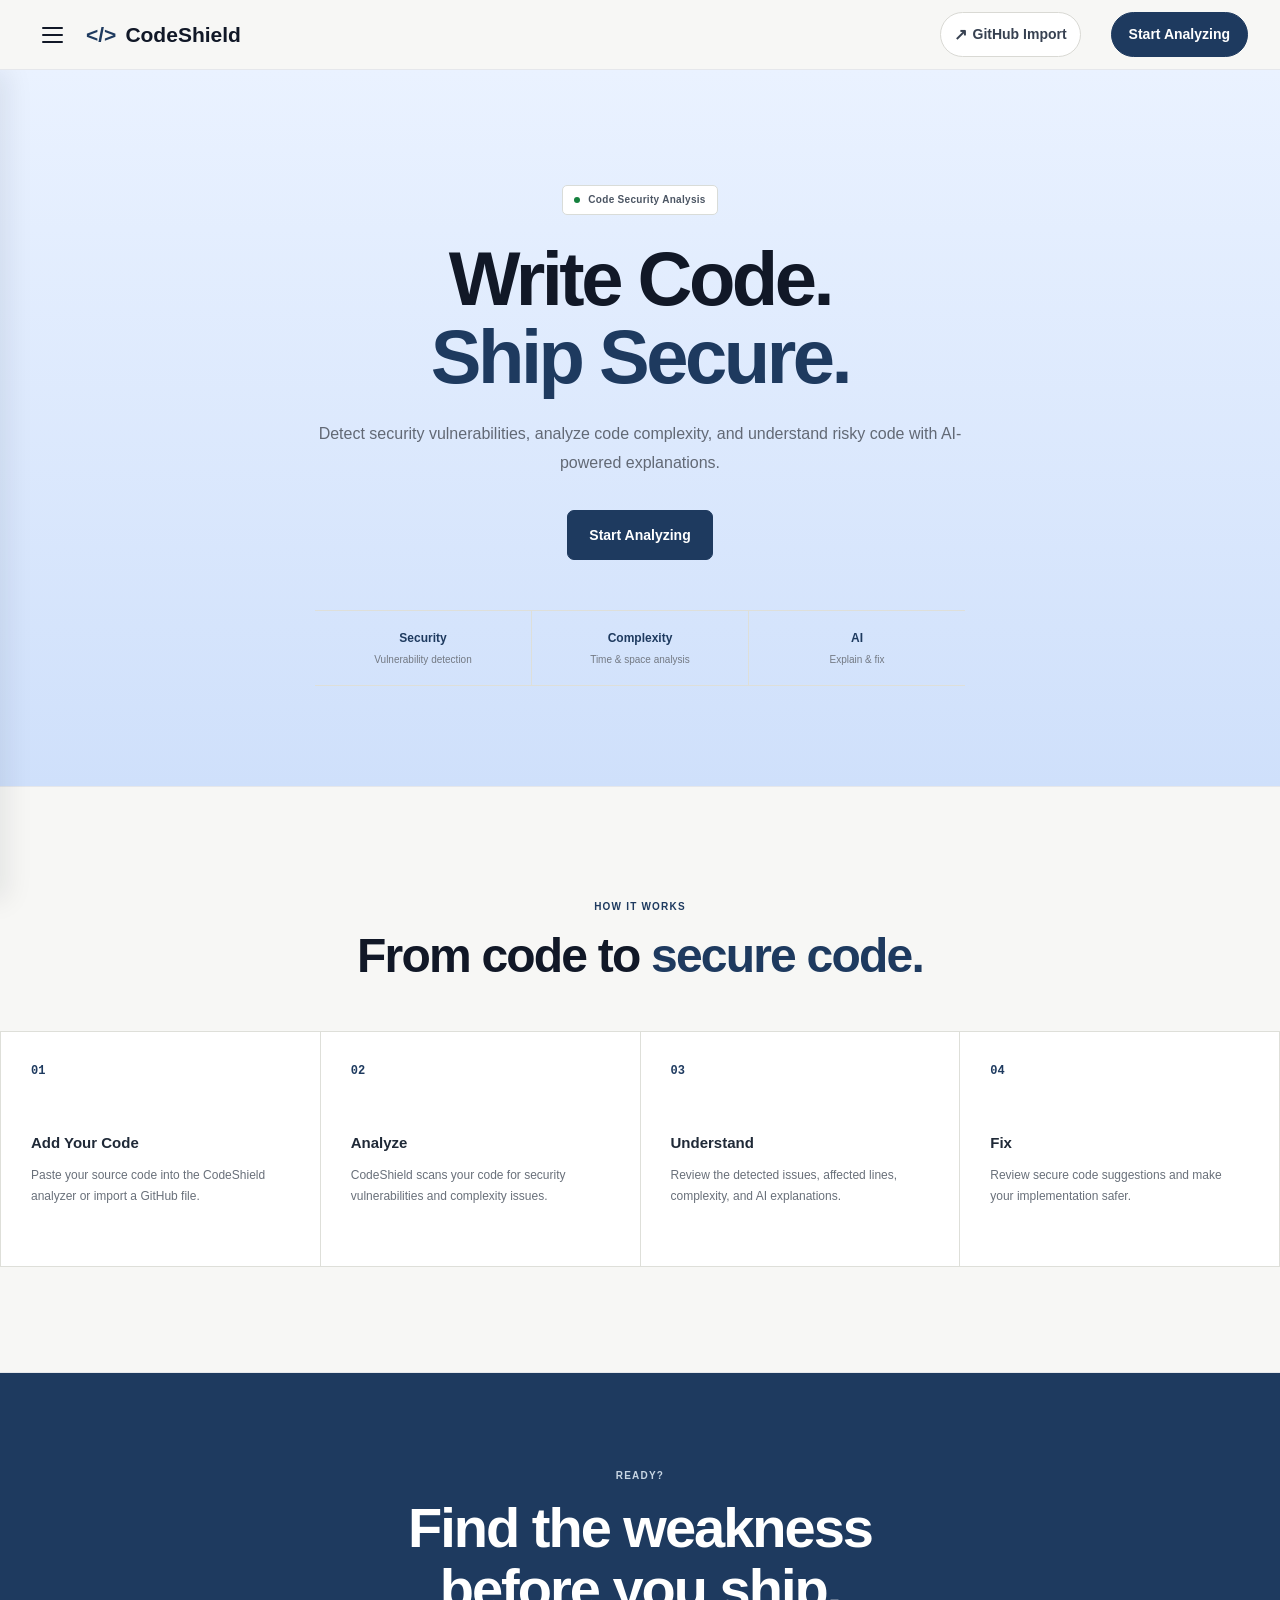
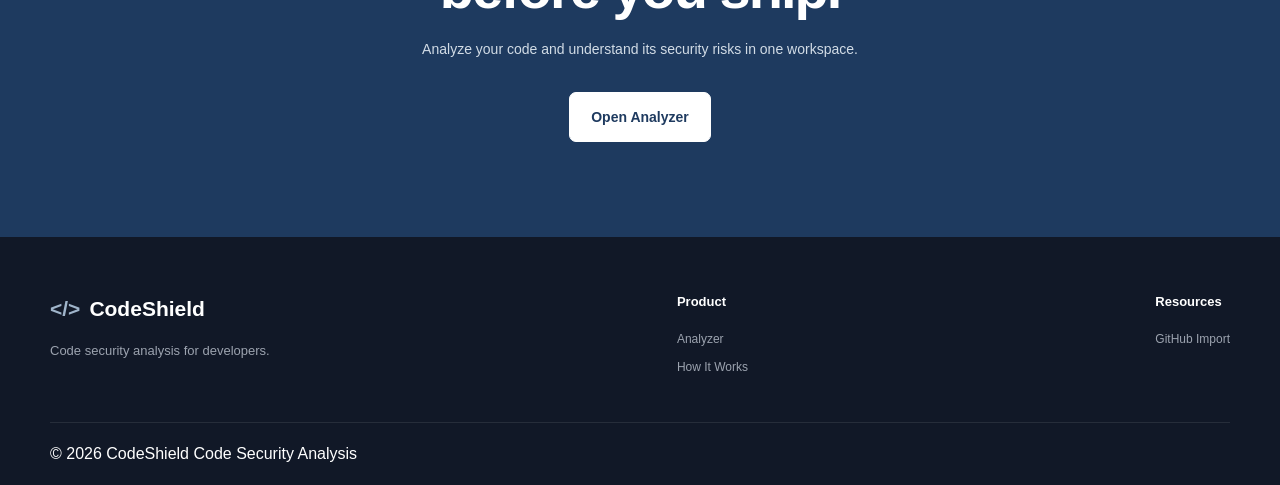
<file: frontend/html_files/index.html>
<!DOCTYPE html>
<html lang="en">

<head>
    <meta charset="UTF-8">
    <meta name="viewport" content="width=device-width, initial-scale=1.0">

    <title>CodeShield — Code Security Analysis</title>

    <!-- Global CSS -->
    <link rel="stylesheet" href="../css_files/style.css">

    <!-- Landing Page CSS -->
    <link rel="stylesheet" href="../css_files/landing.css">
</head>

<body>

    <!-- 
         NAVBAR
     -->

    <header class="navbar">

        <div class="navbar-left">

            <!-- Hamburger -->
            <button
                class="hamburger"
                id="hamburger"
                aria-label="Open menu"
                aria-expanded="false"
            >
                <span></span>
                <span></span>
                <span></span>
            </button>

            <!-- Logo -->
            <a href="index.html" class="logo">
                <span class="logo-icon">&lt;/&gt;</span>
                <span class="logo-text">CodeShield</span>
            </a>

        </div>

        <!-- Right Side -->
        <div class="navbar-right">

            <a href="analyzer.html?source=github" class="github-import">
                <span class="github-icon">↗</span>
                GitHub Import
            </a>

            <a href="analyzer.html" class="nav-button">
                Start Analyzing
            </a>

        </div>

    </header>


    <!-- 
         HAMBURGER MENU
     -->

    <div class="mobile-menu" id="mobileMenu">

        <a href="vulnerabilities.html"> Vulnerability Guide</a>

        <a href="#how-it-works">How It Works</a>

        <a href="analyzer.html">Analyze Code</a>

        <a href="analyzer.html?source=github">GitHub Import</a>

    </div>


    <!-- 
         HERO
    -->

    <main>

        <section class="hero">

            <div class="container hero-container">

                <div class="hero-content">

                    <!-- Small Label -->
                    <div class="hero-badge">
                        <span class="badge-dot"></span>
                        Code Security Analysis
                    </div>

                    <!-- Main Heading -->
                    <h1>
                        Write Code.
                        <br>
                        <span class="gradient-text">Ship Secure.</span>
                    </h1>

                    <!-- Description -->
                    <p class="hero-description">
                        Detect security vulnerabilities, analyze
                        code complexity, and understand risky code
                        with AI-powered explanations.
                    </p>

                    <!-- Main CTA -->
                    <div class="hero-buttons">
                        <a href="analyzer.html" class="primary-button">
                            Start Analyzing
                        </a>
                    </div>

                    <!-- Small Trust Information -->
                    <div class="hero-trust">

                        <div class="trust-item">
                            <strong>Security</strong>
                            <span>Vulnerability detection</span>
                        </div>

                        <div class="trust-item">
                            <strong>Complexity</strong>
                            <span>Time & space analysis</span>
                        </div>

                        <div class="trust-item">
                            <strong>AI</strong>
                            <span>Explain & fix</span>
                        </div>

                    </div>

                </div>

            </div>

        </section>


        <!-- 
             HOW IT WORKS
         -->

        <section class="how-section" id="how-it-works">

            <div class="container">

                <div class="section-heading">

                    <span class="section-label">HOW IT WORKS</span>

                    <h2>
                        From code to
                        <span>secure code.</span>
                    </h2>

                </div>

                <div class="steps">

                    <!-- Step 01 -->
                    <div class="step">
                        <div class="step-number">01</div>
                        <div class="step-content">
                            <h3>Add Your Code</h3>
                            <p>
                                Paste your source code into the
                                CodeShield analyzer or import a
                                GitHub file.
                            </p>
                        </div>
                    </div>

                    <!-- Step 02 -->
                    <div class="step">
                        <div class="step-number">02</div>
                        <div class="step-content">
                            <h3>Analyze</h3>
                            <p>
                                CodeShield scans your code for
                                security vulnerabilities and
                                complexity issues.
                            </p>
                        </div>
                    </div>

                    <!-- Step 03 -->
                    <div class="step">
                        <div class="step-number">03</div>
                        <div class="step-content">
                            <h3>Understand</h3>
                            <p>
                                Review the detected issues,
                                affected lines, complexity,
                                and AI explanations.
                            </p>
                        </div>
                    </div>

                    <!-- Step 04 -->
                    <div class="step">
                        <div class="step-number">04</div>
                        <div class="step-content">
                            <h3>Fix</h3>
                            <p>
                                Review secure code suggestions
                                and make your implementation safer.
                            </p>
                        </div>
                    </div>

                </div>

            </div>

        </section>


        <!-- 
             FINAL CTA
         -->

        <section class="cta-section">

            <div class="container cta-container">

                <span class="section-label">READY?</span>

                <h2>
                    Find the weakness
                    <br>
                    before you ship.
                </h2>

                <p>
                    Analyze your code and understand its
                    security risks in one workspace.
                </p>

                <a href="analyzer.html" class="primary-button">
                    Open Analyzer
                </a>

            </div>

        </section>

    </main>


    <!-- 
         FOOTER
    = -->

    <footer class="footer">

        <div class="container footer-container">

            <!-- Brand -->
            <div class="footer-brand">

                <a href="index.html" class="logo">
                    <span class="logo-icon">&lt;/&gt;</span>
                    <span class="logo-text">CodeShield</span>
                </a>

                <p>Code security analysis for developers.</p>

            </div>

            <!-- Product -->
            <div class="footer-column">
                <h4>Product</h4>
                <a href="analyzer.html">Analyzer</a>
                <a href="#how-it-works">How It Works</a>
            </div>

            <!-- Resources -->
            <div class="footer-column">
                <h4>Resources</h4>
                <a href="analyzer.html?source=github">GitHub Import</a>
            </div>

        </div>

        <!-- Bottom -->
        <div class="footer-bottom">
            <div class="container">
                <span>© 2026 CodeShield</span>
                <span>Code Security Analysis</span>
            </div>
        </div>

    </footer>


    <!-- 
         JAVASCRIPT
    -->

    <script src="../js_files/script.js"></script>

</body>

</html>
</file>
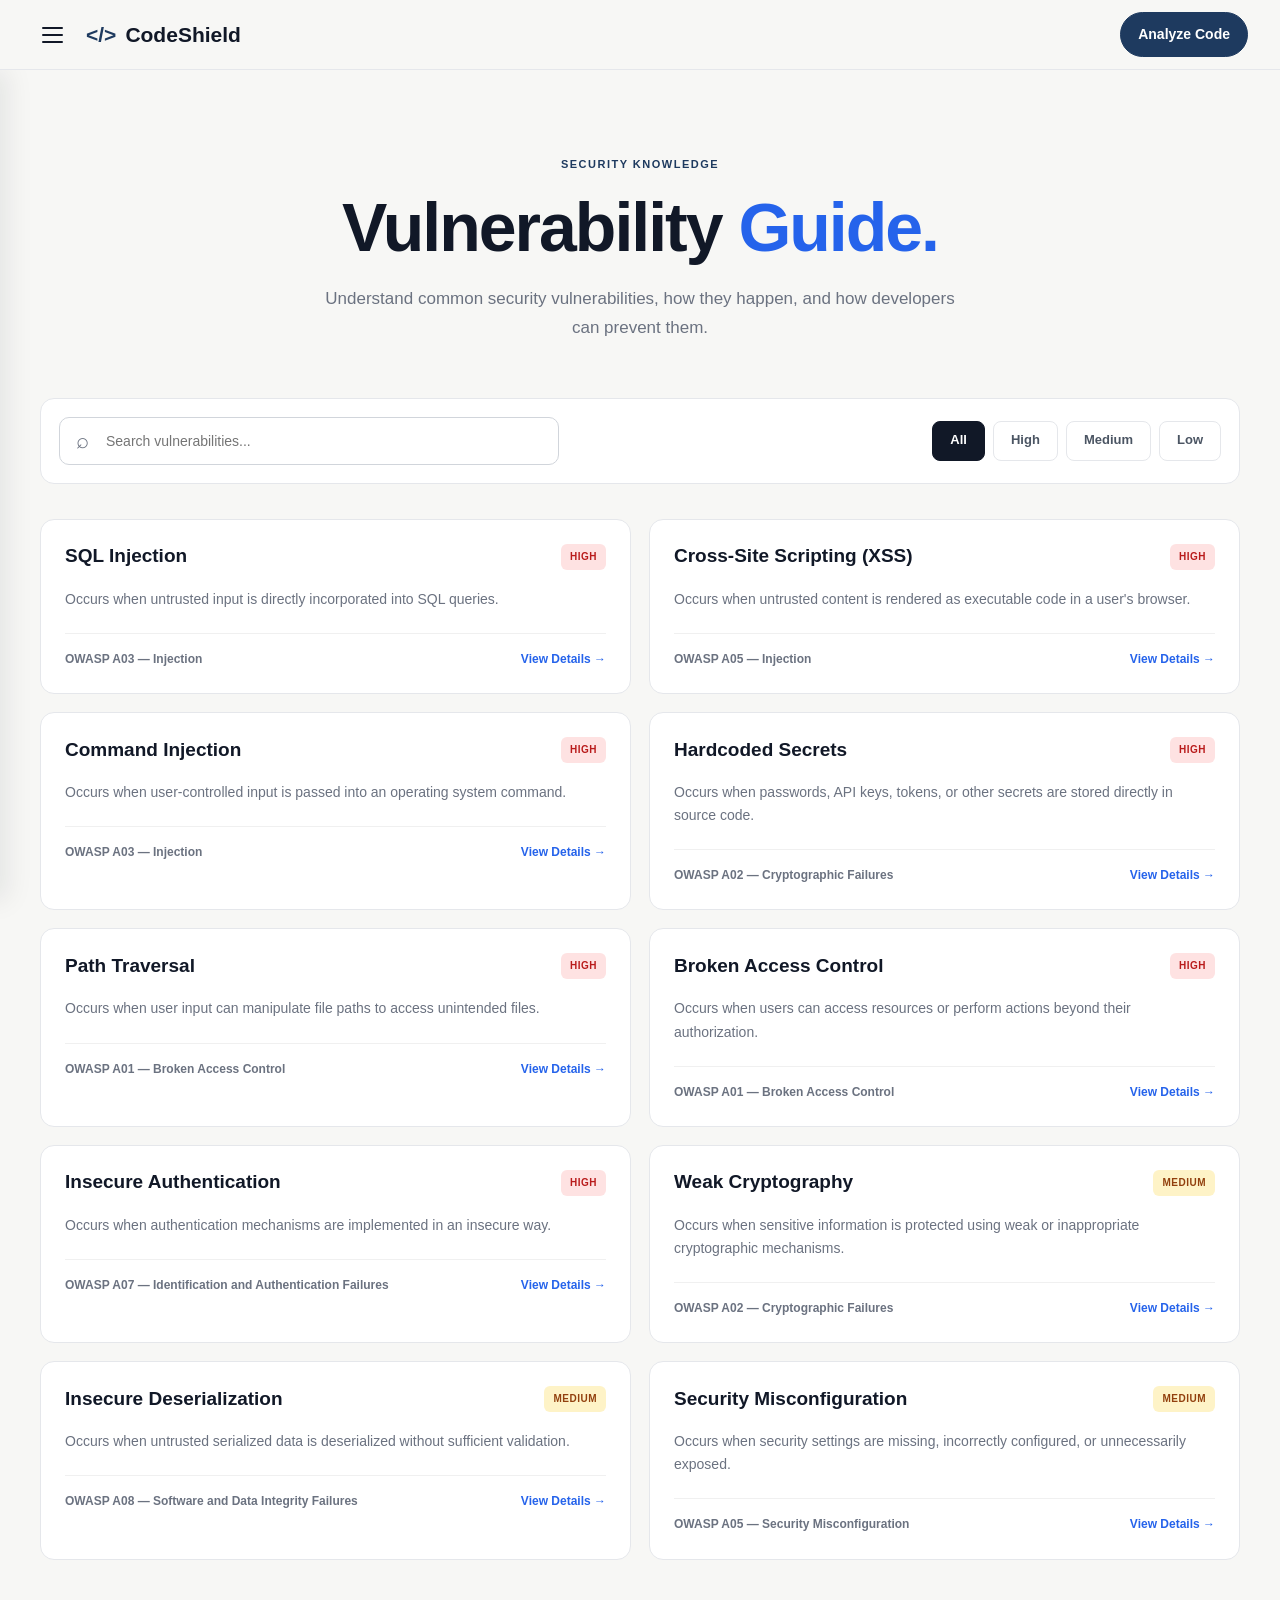
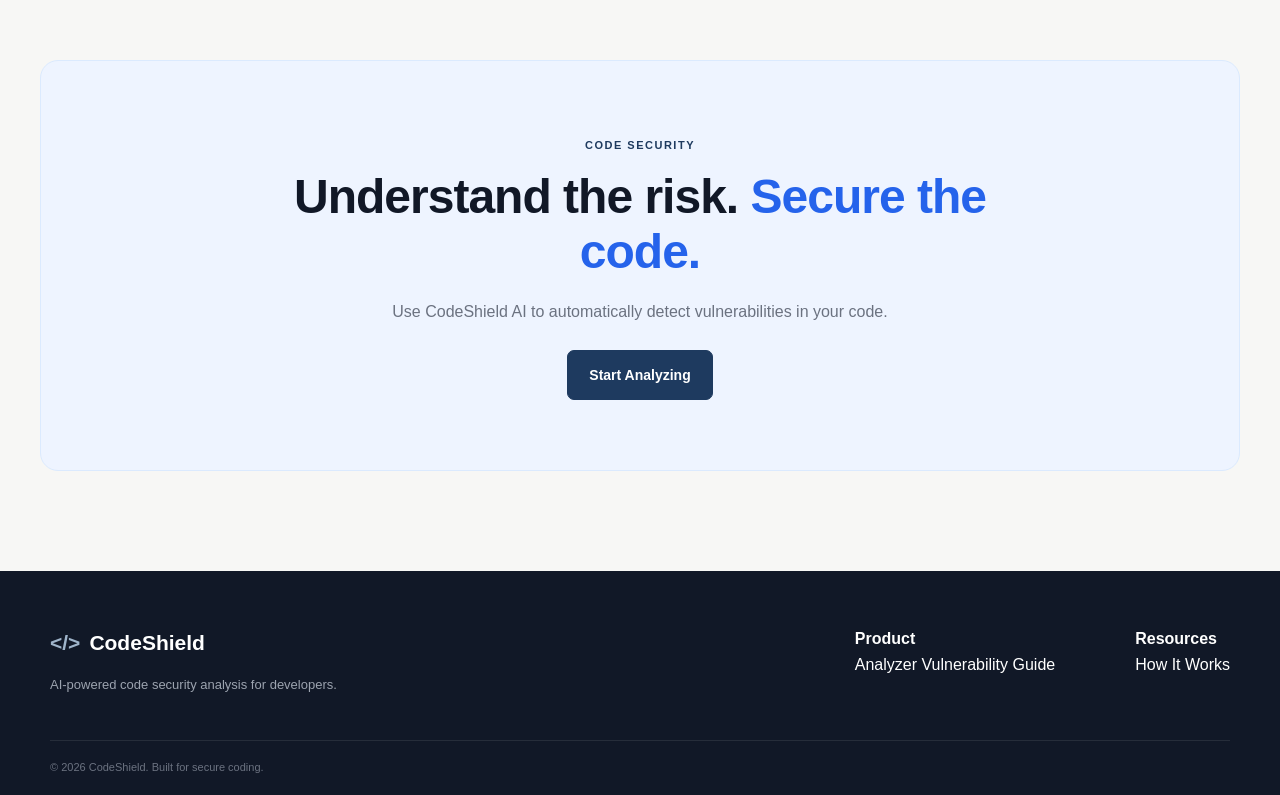
<file: frontend/html_files/vulnerabilities.html>
<!DOCTYPE html>
<html lang="en">

<head>
    <meta charset="UTF-8">
    <meta name="viewport" content="width=device-width, initial-scale=1.0">

    <title>CodeShield — Vulnerability Guide</title>

    <link rel="stylesheet" href="../css_files/style.css">
    <link rel="stylesheet" href="../css_files/vulnerabilities.css">
</head>

<body>

    <!-- =====================================================
         NAVBAR
    ====================================================== -->

    <header class="navbar">

        <div class="navbar-left">

            <button
                class="hamburger"
                id="hamburger"
                aria-label="Open menu"
                aria-expanded="false"
            >
                <span></span>
                <span></span>
                <span></span>
            </button>

            <a href="index.html" class="logo">
                <span class="logo-icon">&lt;/&gt;</span>
                <span class="logo-text">CodeShield</span>
            </a>

        </div>


        <div class="navbar-right">

            <a href="analyzer.html" class="nav-button">
                Analyze Code
            </a>

        </div>

    </header>


    <!-- =====================================================
         MOBILE MENU
    ====================================================== -->

    <div class="mobile-menu" id="mobileMenu">

        <a href="analyzer.html">
            Analyze Code
        </a>

        <a href="vulnerabilities.html">
            Vulnerability Guide
        </a>

        <a href="analyzer.html?source=github">
            GitHub Import
        </a>

        <a href="index.html#how-it-works">
            How It Works
        </a>

    </div>


    <!-- =====================================================
         MAIN CONTENT
    ====================================================== -->

    <main class="vulnerability-page">


        <!-- =================================================
             HERO
        ================================================== -->

        <section class="vulnerability-hero">

            <span class="section-label">
                SECURITY KNOWLEDGE
            </span>

            <h1>
                Vulnerability
                <span>Guide.</span>
            </h1>

            <p>
                Understand common security vulnerabilities,
                how they happen, and how developers can
                prevent them.
            </p>

        </section>


        <!-- =================================================
             SEARCH + FILTER
        ================================================== -->

        <section class="vulnerability-controls">

            <div class="search-box">

                <span class="search-icon">⌕</span>

                <input
                    type="text"
                    id="vulnerabilitySearch"
                    placeholder="Search vulnerabilities..."
                    autocomplete="off"
                >

            </div>


            <div class="severity-filters">

                <button
                    class="filter-btn active"
                    data-filter="all"
                >
                    All
                </button>

                <button
                    class="filter-btn"
                    data-filter="high"
                >
                    High
                </button>

                <button
                    class="filter-btn"
                    data-filter="medium"
                >
                    Medium
                </button>

                <button
                    class="filter-btn"
                    data-filter="low"
                >
                    Low
                </button>

            </div>

        </section>


        <!-- =================================================
             VULNERABILITY LIST
        ================================================== -->

        <section class="vulnerability-list-section">

            <div
                class="vulnerability-grid"
                id="vulnerabilityGrid"
            >

                <!-- Cards generated by JavaScript -->

            </div>


            <div
                class="no-results"
                id="noResults"
                hidden
            >

                <div class="no-results-icon">
                    ?
                </div>

                <h3>
                    No vulnerabilities found
                </h3>

                <p>
                    Try a different search term or filter.
                </p>

            </div>

        </section>


        <!-- =================================================
             DETAIL PANEL
        ================================================== -->

        <section
            class="vulnerability-detail"
            id="vulnerabilityDetail"
            hidden
        >

            <button
                class="close-detail"
                id="closeDetail"
                aria-label="Close vulnerability details"
            >
                ×
            </button>


            <div class="detail-header">

                <div>

                    <span
                        class="detail-severity"
                        id="detailSeverity"
                    >
                        HIGH
                    </span>

                    <h2 id="detailTitle">
                        SQL Injection
                    </h2>

                    <span
                        class="detail-owasp"
                        id="detailOwasp"
                    >
                        OWASP A03 — Injection
                    </span>

                </div>

            </div>


            <!-- WHAT IS IT -->

            <div class="detail-block">

                <h3>
                    What is it?
                </h3>

                <p id="detailDescription"></p>

            </div>


            <!-- HOW IT HAPPENS -->

            <div class="detail-block">

                <h3>
                    How does it happen?
                </h3>

                <p id="detailHow"></p>

            </div>


            <!-- CODE COMPARISON -->

            <div class="detail-block">

                <h3>
                    Code Example
                </h3>

                <div class="guide-code-grid">


                    <!-- Vulnerable -->

                    <div class="guide-code-card">

                        <div class="guide-code-header vulnerable-code-header">

                            <span>
                                Vulnerable Code
                            </span>

                            <span class="code-status">
                                ✕
                            </span>

                        </div>

                        <pre><code id="vulnerableExample"></code></pre>

                    </div>


                    <!-- Secure -->

                    <div class="guide-code-card">

                        <div class="guide-code-header secure-code-header">

                            <span>
                                Secure Code
                            </span>

                            <span class="code-status">
                                ✓
                            </span>

                        </div>

                        <pre><code id="secureExample"></code></pre>

                    </div>

                </div>

            </div>


            <!-- WHY DANGEROUS -->

            <div class="detail-block danger-block">

                <h3>
                    Why is it dangerous?
                </h3>

                <p id="detailDanger"></p>

            </div>


            <!-- PREVENTION -->

            <div class="detail-block">

                <h3>
                    How to prevent it
                </h3>

                <ul id="preventionList"></ul>

            </div>


            <!-- ANALYZE CTA -->

            <div class="guide-cta">

                <div>

                    <h3>
                        Want to check your own code?
                    </h3>

                    <p>
                        Let CodeShield AI analyze your code
                        for security vulnerabilities.
                    </p>

                </div>

                <a
                    href="analyzer.html"
                    class="primary-button"
                >
                    Analyze My Code
                </a>

            </div>

        </section>


        <!-- =================================================
             BOTTOM CTA
        ================================================== -->

        <section class="vulnerability-bottom-cta">

            <span class="section-label">
                CODE SECURITY
            </span>

            <h2>
                Understand the risk.
                <span>Secure the code.</span>
            </h2>

            <p>
                Use CodeShield AI to automatically detect
                vulnerabilities in your code.
            </p>

            <a
                href="analyzer.html"
                class="primary-button"
            >
                Start Analyzing
            </a>

        </section>

    </main>


    <!-- =====================================================
         FOOTER
    ====================================================== -->

    <footer class="footer">

        <div class="footer-container">

            <div class="footer-brand">

                <a href="index.html" class="logo">
                    <span class="logo-icon">&lt;/&gt;</span>
                    <span class="logo-text">CodeShield</span>
                </a>

                <p>
                    AI-powered code security analysis
                    for developers.
                </p>

            </div>


            <div class="footer-links">

                <div>

                    <h4>
                        Product
                    </h4>

                    <a href="analyzer.html">
                        Analyzer
                    </a>

                    <a href="vulnerabilities.html">
                        Vulnerability Guide
                    </a>

                </div>


                <div>

                    <h4>
                        Resources
                    </h4>

                    <a href="index.html#how-it-works">
                        How It Works
                    </a>

                </div>

            </div>

        </div>


        <div class="footer-bottom">

            <p>
                © 2026 CodeShield. Built for secure coding.
            </p>

        </div>

    </footer>


    <!-- =====================================================
         JAVASCRIPT
    ====================================================== -->

    <script src="../js_files/script.js"></script>
    <script src="../js_files/vulnerabilities.js"></script>

</body>

</html>
</file>
<file: frontend/css_files/style.css>
/* 
   GLOBAL RESET
 */

* {
    margin: 0;
    padding: 0;
    box-sizing: border-box;
}

html {
    scroll-behavior: smooth;
}

body {
    font-family:
        Inter,
        -apple-system,
        BlinkMacSystemFont,
        "Segoe UI",
        Roboto,
        sans-serif;

    background: #f7f7f5;
    color: #111827;

    line-height: 1.6;
    overflow-x: hidden;
}

a {
    text-decoration: none;
    color: inherit;
}

button,
input,
textarea,
select {
    font: inherit;
}


/* 
   CONTAINERS
*/

.nav-container,
.section-container,
.footer-container,
.footer-bottom,
.hero-container,
.cta-container {
    width: min(1180px, calc(100% - 40px));
    margin: 0 auto;
}


/* 
   NAVBAR
*/

.navbar {
    position: sticky;
    top: 0;
    z-index: 1000;

    height: 70px;
    padding: 0 32px;

    display: flex;
    align-items: center;
    justify-content: space-between;

    background: #f7f7f5;

    border-bottom: 1px solid #e5e7eb;
}


/* =========================================================
   LEFT SIDE
========================================================= */

.navbar-left {
    display: flex;
    align-items: center;
    gap: 14px;
}


/* =========================================================
   LOGO
========================================================= */

.logo {
    display: flex;
    align-items: center;
    gap: 9px;

    font-size: 21px;
    font-weight: 700;

    color: #111827;

    text-decoration: none;
}

.logo-icon {
    color: #1e3a5f;
    font-weight: 800;
}

.logo-text {
    color: #111827;
}


/* =========================================================
   HAMBURGER
========================================================= */

.hamburger {
    width: 40px;
    height: 40px;

    display: flex;
    flex-direction: column;
    justify-content: center;
    align-items: center;

    gap: 5px;

    border: 1px solid transparent;
    background: transparent;

    cursor: pointer;
    padding: 0;

    border-radius: 6px;

    transition:
        background 0.2s ease,
        border-color 0.2s ease;
}

.hamburger:hover {
    background: #ecece9;
    border-color: #deded9;
}

.hamburger span {
    width: 21px;
    height: 2px;

    background: #111827;

    border-radius: 2px;

    transition: 0.3s ease;
}


/* =========================================================
   HAMBURGER ANIMATION
========================================================= */

.hamburger.active span:nth-child(1) {
    transform: translateY(7px) rotate(45deg);
}

.hamburger.active span:nth-child(2) {
    opacity: 0;
}

.hamburger.active span:nth-child(3) {
    transform: translateY(-7px) rotate(-45deg);
}


/* =========================================================
   OLD NAVIGATION
   Hidden because navbar now contains only:
   Hamburger + Logo + Right-side actions
========================================================= */

.nav-links {
    display: none;
}


/* =========================================================
   NAVBAR RIGHT SIDE
========================================================= */

.navbar-right {
    display: flex;
    align-items: center;
    gap: 30px;
}


/* =========================================================
   GITHUB IMPORT
========================================================= */

.github-import {
    display: inline-flex;
    align-items: center;
    justify-content: center;

    gap: 6px;

    padding: 9px 13px;

    color: #374151;

    font-size: 14px;
    font-weight: 600;

    border: 1px solid #d9d9d4;
    background: #ffffff;

    border-radius: 25px;

    transition:
        background 0.2s ease,
        border-color 0.2s ease,
        color 0.2s ease;
}

.github-import:hover {
    background: #1e3a5f;
    border-color: #bfc0bb;
    color: #f4f6fb;
}

.github-icon {
    font-size: 16px;
    font-weight: 700;
   
}


/* =========================================================
   NAV BUTTON
========================================================= */

.nav-button {
    display: inline-flex;
    align-items: center;
    justify-content: center;

    padding: 10px 17px;

    background: #1e3a5f;
    color: #ffffff;

    border: 1px solid #1e3a5f;
    border-radius: 25px;

    font-size: 14px;
    font-weight: 600;

    transition:
        background 0.2s ease,
        border-color 0.2s ease,
        transform 0.2s ease;
}

.nav-button:hover {
    background: #162d49;
    border-color: #162d49;

    transform: translateY(-1px);
}


/* =========================================================
   LEFT SIDE MOBILE MENU
========================================================= */

.mobile-menu {
    position: fixed;

    top: 70px;
    left: 0;

    width: 280px;
    height: calc(100vh - 70px);

    padding: 25px 22px;

    background: #ffffff;

    border-right: 1px solid #e5e7eb;

    z-index: 999;

    display: flex;
    flex-direction: column;

    transform: translateX(-100%);

    transition: transform 0.3s ease;

    box-shadow: 8px 0 25px rgba(17, 24, 39, 0.08);
}


/* OPEN STATE */

.mobile-menu.open {
    transform: translateX(0);
}


/* MENU LINKS */

.mobile-menu a {
    display: block;

    padding: 15px 4px;

    color: #374151;

    font-size: 14px;
    font-weight: 600;

    border-bottom: 1px solid #ecece9;

    transition:
        color 0.2s ease,
        padding-left 0.2s ease;
}


.mobile-menu a:hover {
    color: #1e3a5f;

    padding-left: 8px;
}


.mobile-menu a:last-child {
    border-bottom: none;
}


/* =========================================================
   BUTTONS
========================================================= */

.primary-button {
    display: inline-flex;
    align-items: center;
    justify-content: center;

    gap: 10px;

    padding: 13px 21px;

    background: #1e3a5f;
    color: #ffffff;

    border: 1px solid #1e3a5f;
    border-radius: 7px;

    font-size: 14px;
    font-weight: 600;

    transition:
        transform 0.2s ease,
        background 0.2s ease;
}

.primary-button:hover {
    background: #162d49;

    transform: translateY(-2px);
}

.primary-button span {
    font-size: 17px;
}


/* =========================================================
   SECONDARY BUTTON
========================================================= */

.secondary-button {
    display: inline-flex;
    align-items: center;
    justify-content: center;

    padding: 12px 20px;

    border: 1px solid #d5d6d1;

    background: #ffffff;
    color: #374151;

    border-radius: 7px;

    font-size: 14px;
    font-weight: 600;

    transition:
        background 0.2s ease,
        border-color 0.2s ease,
        color 0.2s ease;
}

.secondary-button:hover {
    border-color: #aeb0aa;
    background: #f1f1ee;
    color: #111827;
}


/* =========================================================
   SECTION LABEL
========================================================= */

.section-label {
    display: inline-block;

    color: #1e3a5f;

    font-size: 11px;
    font-weight: 800;

    letter-spacing: 1.5px;
}


/* =========================================================
   FOOTER
========================================================= */

.footer {
    background: #111827;

    color: #ffffff;

    margin-top: 0;
}


/* =========================================================
   FOOTER CONTAINER
========================================================= */

.footer-container {
    padding-top: 55px;
    padding-bottom: 45px;

    display: flex;
    justify-content: space-between;

    gap: 60px;
}


/* =========================================================
   FOOTER BRAND
========================================================= */

.footer-brand {
    max-width: 350px;
}

.footer-brand .logo-text {
    color: #ffffff;
}

.footer-brand .logo-icon {
    color: #9fb4ca;
    background: transparent;
}

.footer-brand p {
    margin-top: 15px;

    color: #9ca3af;

    font-size: 13px;
}


/* =========================================================
   FOOTER LINKS
========================================================= */

.footer-links {
    display: flex;
    gap: 80px;
}

.footer-column {
    display: flex;
    flex-direction: column;

    gap: 9px;
}

.footer-column h4 {
    margin-bottom: 8px;

    font-size: 13px;
    color: #ffffff;
}

.footer-column a {
    color: #9ca3af;

    font-size: 12px;

    transition: color 0.2s ease;
}

.footer-column a:hover {
    color: #ffffff;
}


/* =========================================================
   FOOTER BOTTOM
========================================================= */

.footer-bottom {
    padding: 18px 0;

    border-top: 1px solid rgba(255, 255, 255, 0.09);

    display: flex;
    align-items: center;
    justify-content: space-between;

    gap: 20px;
}

.footer-bottom p {
    color: #6b7280;

    font-size: 11px;
}


/* =========================================================
   SECURITY COLORS
   Use these for analyzer/results page
========================================================= */

.security-high {
    color: #b91c1c;
    background: #fef2f2;
}

.security-medium {
    color: #b45309;
    background: #fffbeb;
}

.security-low {
    color: #475569;
    background: #f1f5f9;
}

.security-safe {
    color: #15803d;
    background: #f0fdf4;
}


/* =========================================================
   RESPONSIVE NAVBAR
========================================================= */

@media (max-width: 850px) {

    .navbar {
        padding: 0 22px;
    }

    /*
       Middle navigation is already removed.
       Only hamburger + logo remain on the left.
    */

    .navbar-left {
        gap: 12px;
    }

    .navbar-right {
        gap: 8px;
    }

    .footer-container {
        flex-direction: column;
    }

    .footer-links {
        gap: 55px;
    }
}


/* =========================================================
   TABLET / MOBILE
========================================================= */

@media (max-width: 600px) {

    .nav-container,
    .section-container,
    .footer-container,
    .footer-bottom,
    .hero-container,
    .cta-container {
        width: min(100% - 28px, 1180px);
    }


    .navbar {
        height: 64px;
        padding: 0 14px;
    }


    .navbar-left {
        gap: 9px;
    }


    .logo {
        font-size: 19px;
    }


    .hamburger {
        width: 38px;
        height: 38px;
    }


    .navbar-right {
        gap: 6px;
    }


    /*
       GitHub Import becomes icon-only
       on very small screens.
    */

    .github-import {
        padding: 8px 9px;

        font-size: 0;
    }

    .github-icon {
        font-size: 16px;
    }


    .nav-button {
        padding: 9px 12px;

        font-size: 12px;
    }


    .footer-bottom {
        flex-direction: column;
        align-items: flex-start;
    }
}


/* =========================================================
   VERY SMALL PHONES
========================================================= */

@media (max-width: 420px) {

    .navbar {
        padding: 0 10px;
    }

    .logo {
        font-size: 18px;
    }

    .nav-button {
        padding: 8px 10px;

        font-size: 11px;
    }

    .github-import {
        display: none;
    }
}

@media (max-width: 600px) {

    .mobile-menu {
        top: 64px;
        height: calc(100vh - 64px);
        width: 270px;
    }

}
</file>
<file: frontend/css_files/landing.css>
/* =========================================================
   HERO
========================================================= */

.hero {
    position: relative;
    padding: 115px 0 100px;
    background: linear-gradient(180deg, #eaf2ff 0%, #cfe0fb 100%);
    border-bottom: 1px solid #e5e7eb;
}

.hero-container {
    display: flex;
    justify-content: center;
    text-align: center;
}


.hero-content {
    width: 100%;
    max-width: 820px;
}


/* =========================================================
   HERO BADGE
========================================================= */

.hero-badge {
    display: inline-flex;
    align-items: center;
    gap: 8px;

    padding: 6px 11px;

    background: #ffffff;

    border: 1px solid #d9dcd8;
    border-radius: 5px;

    color: #4b5563;

    font-size: 10px;
    font-weight: 700;

    letter-spacing: 0.3px;

    margin-bottom: 25px;
}


.badge-dot {
    width: 6px;
    height: 6px;

    border-radius: 50%;

    background: #15803d;
}


/* =========================================================
   HERO HEADING
========================================================= */

.hero h1 {
    margin: 0 0 25px;

    color: #111827;

    font-size: clamp(48px, 7vw, 76px);

    line-height: 1.02;

    letter-spacing: -3.5px;

    font-weight: 700;
}


.gradient-text {
    color: #1e3a5f;
}


/* =========================================================
   HERO DESCRIPTION
========================================================= */

.hero-description {
    max-width: 650px;

    margin: 0 auto 32px;

    color: #626975;

    font-size: 16px;

    line-height: 1.8;
}


/* =========================================================
   HERO BUTTON
========================================================= */

.hero-buttons {
    display: flex;

    justify-content: center;
    align-items: center;
    border-radius: 20px;
    gap: 10px;

    flex-wrap: wrap;
    
}


/* =========================================================
   HERO TRUST / PRODUCT CAPABILITIES
========================================================= */

.hero-trust {
    display: flex;

    justify-content: center;
    align-items: stretch;

    gap: 0;

    max-width: 650px;

    margin: 50px auto 0;

    border-top: 1px solid #dedfd9;
    border-bottom: 1px solid #dedfd9;
}


.trust-item {
    flex: 1;

    padding: 18px 20px;

    display: flex;
    flex-direction: column;

    gap: 4px;

    text-align: center;
}


.trust-item + .trust-item {
    border-left: 1px solid #dedfd9;
}


.trust-item strong {
    color: #1e3a5f;

    font-size: 12px;

    font-weight: 700;
}


.trust-item span {
    color: #737983;

    font-size: 10px;

    line-height: 1.5;
}


/* =========================================================
   FEATURES SECTION
========================================================= */

.features-section {
    padding: 105px 0;

    background: #ffffff;

    border-bottom: 1px solid #e5e7eb;
}


/* =========================================================
   SECTION HEADING
========================================================= */

.section-heading {
    width: 100%;
    max-width: 760px;

    margin: 0 auto 48px;

    text-align: center;
}


.section-label {
    display: inline-block;

    color: #1e3a5f;

    font-size: 10px;

    font-weight: 700;

    letter-spacing: 1.2px;
}


.section-heading h2 {
    margin: 11px 0 0;

    color: #111827;

    font-size: clamp(32px, 4.5vw, 48px);

    line-height: 1.12;

    letter-spacing: -1.8px;
}


.section-heading h2 span {
    color: #1e3a5f;
}


.section-heading p {
    max-width: 600px;

    margin: 17px auto 0;

    color: #69707a;

    font-size: 14px;

    line-height: 1.75;
}


/* =========================================================
   FEATURES GRID
========================================================= */

.features-grid {
    display: grid;

    grid-template-columns:
        repeat(4, minmax(0, 1fr));

    gap: 0;

    border-top: 1px solid #dedfd9;
    border-left: 1px solid #dedfd9;
}


/* =========================================================
   FEATURE CARD
========================================================= */

.feature-card {
    position: relative;

    min-height: 270px;

    padding: 30px;

    background: #ffffff;

    border-right: 1px solid #dedfd9;
    border-bottom: 1px solid #dedfd9;

    transition:
        background 0.2s ease,
        border-color 0.2s ease;
}


.feature-card:hover {
    background: #fafaf8;
}


/* =========================================================
   FEATURE NUMBER
========================================================= */

.feature-number {
    margin-bottom: 28px;

    color: #9ca3af;

    font-family:
        "Cascadia Code",
        "Fira Code",
        Consolas,
        monospace;

    font-size: 11px;

    font-weight: 600;
}


/* =========================================================
   FEATURE ICON
========================================================= */

.feature-icon {
    width: 40px;
    height: 40px;

    display: flex;
    align-items: center;
    justify-content: center;

    margin-bottom: 22px;

    border-radius: 5px;

    font-family:
        "Cascadia Code",
        "Fira Code",
        Consolas,
        monospace;

    font-size: 13px;

    font-weight: 700;
}


/* Security */

.security-icon {
    background: #fef2f2;

    color: #b91c1c;
}


/* Complexity */

.complexity-icon {
    background: #f1f5f9;

    color: #334155;
}


/* AI */

.ai-icon {
    background: #eef2f5;

    color: #475569;
}


/* Secure Fix */

.fix-icon {
    background: #f0fdf4;

    color: #15803d;
}


/* =========================================================
   FEATURE CONTENT
========================================================= */

.feature-card h3 {
    margin: 0 0 10px;

    color: #1f2937;

    font-size: 15px;

    font-weight: 700;
}


.feature-card p {
    max-width: 250px;

    margin: 0;

    color: #69707a;

    font-size: 12px;

    line-height: 1.75;
}


/* =========================================================
   HOW IT WORKS
========================================================= */

.how-section {
    padding: 105px 0;

    background: #f7f7f5;

    border-bottom: 1px solid #e5e7eb;
}


/* =========================================================
   STEPS
========================================================= */

.steps {
    display: grid;

    grid-template-columns:
        repeat(4, minmax(0, 1fr));

    gap: 0;

    border-top: 1px solid #dedfd9;
    border-left: 1px solid #dedfd9;
}


/* =========================================================
   STEP
========================================================= */

.step {
    min-height: 235px;

    padding: 30px;

    background: #ffffff;

    border-right: 1px solid #dedfd9;
    border-bottom: 1px solid #dedfd9;
}


.step-number {
    margin-bottom: 50px;

    color: #1e3a5f;

    font-family:
        "Cascadia Code",
        "Fira Code",
        Consolas,
        monospace;

    font-size: 12px;

    font-weight: 700;
}


.step-content h3 {
    margin: 0 0 10px;

    color: #1f2937;

    font-size: 15px;
}


.step-content p {
    max-width: 250px;

    margin: 0;

    color: #69707a;

    font-size: 12px;

    line-height: 1.75;
}


/* =========================================================
   FINAL CTA
========================================================= */

.cta-section {
    padding: 95px 0;

    background: #1e3a5f;

    text-align: center;
}


.cta-container {
    display: flex;

    flex-direction: column;

    align-items: center;
}


.cta-section .section-label {
    color: #c7d5e3;
}


.cta-section h2 {
    margin: 13px 0 0;

    color: #ffffff;

    font-size: clamp(36px, 5vw, 56px);

    line-height: 1.1;

    letter-spacing: -2px;
}


.cta-section p {
    max-width: 500px;

    margin: 18px auto 30px;

    color: #d2dce6;

    font-size: 14px;

    line-height: 1.7;
}


.cta-section .primary-button {
    background: #ffffff;

    color: #1e3a5f;

    border-color: #ffffff;
}


.cta-section .primary-button:hover {
    background: #f1f4f7;

    border-color: #f1f4f7;
}


/* =========================================================
   RESPONSIVE — TABLET
========================================================= */

@media (max-width: 1000px) {

    .hero {
        padding: 95px 0 85px;
    }


    .features-grid {
        grid-template-columns:
            repeat(2, minmax(0, 1fr));
    }


    .steps {
        grid-template-columns:
            repeat(2, minmax(0, 1fr));
    }

}


/* =========================================================
   RESPONSIVE — MOBILE
========================================================= */

@media (max-width: 600px) {

    .hero {
        padding: 75px 0 70px;
    }


    .hero h1 {
        font-size: clamp(42px, 12vw, 58px);

        letter-spacing: -2px;
    }


    .hero-description {
        padding: 0 10px;

        font-size: 14px;
    }


    .hero-trust {
        width: 100%;

        flex-direction: column;

        border-bottom: 1px solid #dedfd9;
    }


    .trust-item {
        padding: 15px;
    }


    .trust-item + .trust-item {
        border-left: none;

        border-top: 1px solid #dedfd9;
    }


    .features-section,
    .how-section {
        padding: 75px 0;
    }


    .section-heading {
        margin-bottom: 35px;
    }


    .section-heading h2 {
        font-size: 34px;

        letter-spacing: -1.2px;
    }


    .features-grid {
        grid-template-columns: 1fr;
    }


    .feature-card {
        min-height: auto;

        padding: 25px;
    }


    .feature-card p {
        max-width: 100%;
    }


    .steps {
        grid-template-columns: 1fr;
    }


    .step {
        min-height: auto;

        padding: 25px;
    }


    .step-number {
        margin-bottom: 35px;
    }


    .step-content p {
        max-width: 100%;
    }


    .cta-section {
        padding: 75px 20px;
    }


    .cta-section h2 {
        font-size: 38px;

        letter-spacing: -1.3px;
    }

}


/* =========================================================
   SMALL MOBILE
========================================================= */

@media (max-width: 420px) {

    .hero {
        padding-top: 65px;
    }


    .hero-badge {
        font-size: 9px;
    }


    .hero h1 {
        font-size: 40px;
    }


    .hero-description {
        font-size: 13px;
    }


    .section-heading h2 {
        font-size: 30px;
    }


    .cta-section h2 {
        font-size: 34px;
    }

}
</file>
<file: frontend/css_files/vulnerabilities.css>
/* =========================================================
   CODESHIELD — VULNERABILITY GUIDE
========================================================= */


/* =========================================================
   PAGE
========================================================= */

.vulnerability-page {
    width: min(1200px, calc(100% - 40px));
    margin: 0 auto;
    padding: 80px 0 100px;
}


/* =========================================================
   HERO
========================================================= */

.vulnerability-hero {
    max-width: 760px;
    margin: 0 auto 55px;
    text-align: center;
}

.vulnerability-hero .section-label {
    display: inline-block;
    margin-bottom: 18px;
}

.vulnerability-hero h1 {
    margin: 0;
    font-size: clamp(42px, 6vw, 68px);
    line-height: 1.05;
    letter-spacing: -2px;
    font-weight: 800;
}

.vulnerability-hero h1 span {
    color: #2563eb;
}

.vulnerability-hero p {
    max-width: 650px;
    margin: 22px auto 0;
    font-size: 17px;
    line-height: 1.7;
    color: #6b7280;
}


/* =========================================================
   SEARCH + FILTERS
========================================================= */

.vulnerability-controls {
    display: flex;
    align-items: center;
    justify-content: space-between;
    gap: 20px;
    margin-bottom: 35px;
    padding: 18px;
    background: #ffffff;
    border: 1px solid #e5e7eb;
    border-radius: 14px;
}

.search-box {
    position: relative;
    flex: 1;
    max-width: 500px;
}

.search-box input {
    width: 100%;
    height: 48px;
    padding: 0 18px 0 46px;

    border: 1px solid #d1d5db;
    border-radius: 10px;

    outline: none;

    font-family: inherit;
    font-size: 14px;

    background: #ffffff;
    color: #111827;

    transition: border-color 0.2s ease,
                box-shadow 0.2s ease;
}

.search-box input:focus {
    border-color: #2563eb;

    box-shadow:
        0 0 0 3px rgba(37, 99, 235, 0.10);
}

.search-icon {
    position: absolute;
    left: 17px;
    top: 50%;

    transform: translateY(-50%);

    font-size: 22px;
    color: #6b7280;

    pointer-events: none;
}

.severity-filters {
    display: flex;
    gap: 8px;
}

.filter-btn {
    height: 40px;

    padding: 0 17px;

    border: 1px solid #e5e7eb;
    border-radius: 8px;

    background: #ffffff;
    color: #4b5563;

    font-family: inherit;
    font-size: 13px;
    font-weight: 600;

    cursor: pointer;

    transition:
        background 0.2s ease,
        color 0.2s ease,
        border-color 0.2s ease;
}

.filter-btn:hover {
    border-color: #2563eb;
    color: #2563eb;
}

.filter-btn.active {
    background: #111827;
    border-color: #111827;
    color: #ffffff;
}


/* =========================================================
   VULNERABILITY GRID
========================================================= */

.vulnerability-grid {
    display: grid;

    grid-template-columns:
        repeat(2, minmax(0, 1fr));

    gap: 18px;
}


/* =========================================================
   VULNERABILITY CARD
========================================================= */

.vulnerability-card {
    background: #ffffff;

    border: 1px solid #e5e7eb;
    border-radius: 14px;

    padding: 24px;

    cursor: pointer;

    transition:
        transform 0.2s ease,
        border-color 0.2s ease,
        box-shadow 0.2s ease;
}

.vulnerability-card:hover {
    transform: translateY(-3px);

    border-color: #bfdbfe;

    box-shadow:
        0 12px 30px rgba(17, 24, 39, 0.08);
}

.vulnerability-card-header {
    display: flex;
    align-items: center;
    justify-content: space-between;

    gap: 15px;

    margin-bottom: 18px;
}

.vulnerability-card h3 {
    margin: 0;

    font-size: 19px;
    line-height: 1.3;

    color: #111827;
}

.vulnerability-card p {
    margin: 0;

    color: #6b7280;

    font-size: 14px;
    line-height: 1.65;
}

.vulnerability-card-footer {
    display: flex;
    align-items: center;
    justify-content: space-between;

    margin-top: 22px;

    padding-top: 16px;

    border-top: 1px solid #f0f0f0;
}

.owasp-label {
    font-size: 12px;
    font-weight: 600;
    color: #6b7280;
}

.view-details {
    font-size: 12px;
    font-weight: 700;
    color: #2563eb;
}


/* =========================================================
   SEVERITY
========================================================= */

.severity-badge {
    display: inline-flex;

    align-items: center;

    padding: 5px 9px;

    border-radius: 6px;

    font-size: 10px;
    font-weight: 800;

    letter-spacing: 0.5px;
}

.severity-high {
    background: #fee2e2;
    color: #b91c1c;
}

.severity-medium {
    background: #fef3c7;
    color: #92400e;
}

.severity-low {
    background: #dcfce7;
    color: #166534;
}


/* =========================================================
   NO RESULTS
========================================================= */

.no-results {
    text-align: center;

    padding: 70px 20px;

    border: 1px dashed #d1d5db;
    border-radius: 14px;

    background: #ffffff;
}

.no-results-icon {
    width: 50px;
    height: 50px;

    display: flex;
    align-items: center;
    justify-content: center;

    margin: 0 auto 15px;

    border-radius: 50%;

    background: #f3f4f6;

    color: #6b7280;

    font-size: 20px;
    font-weight: 700;
}

.no-results h3 {
    margin: 0 0 8px;

    color: #111827;
}

.no-results p {
    margin: 0;

    color: #6b7280;
}


/* =========================================================
   DETAIL SECTION
========================================================= */

.vulnerability-detail {
    position: relative;

    margin-top: 55px;

    padding: 42px;

    background: #ffffff;

    border: 1px solid #dbeafe;

    border-radius: 18px;

    box-shadow:
        0 20px 50px rgba(17, 24, 39, 0.07);
}

.close-detail {
    position: absolute;

    top: 20px;
    right: 20px;

    width: 36px;
    height: 36px;

    border: 1px solid #e5e7eb;
    border-radius: 8px;

    background: #ffffff;

    color: #6b7280;

    font-size: 22px;

    cursor: pointer;

    transition:
        background 0.2s ease,
        color 0.2s ease;
}

.close-detail:hover {
    background: #f3f4f6;
    color: #111827;
}


/* =========================================================
   DETAIL HEADER
========================================================= */

.detail-header {
    margin-bottom: 38px;
    padding-right: 45px;
}

.detail-severity {
    display: inline-block;

    padding: 6px 10px;

    margin-bottom: 13px;

    border-radius: 6px;

    font-size: 10px;
    font-weight: 800;

    letter-spacing: 0.6px;

    background: #fee2e2;
    color: #b91c1c;
}

.detail-header h2 {
    margin: 0 0 9px;

    font-size: 34px;
    line-height: 1.2;

    color: #111827;
}

.detail-owasp {
    font-size: 13px;
    font-weight: 600;

    color: #6b7280;
}


/* =========================================================
   DETAIL BLOCK
========================================================= */

.detail-block {
    margin-bottom: 38px;
}

.detail-block h3 {
    margin: 0 0 13px;

    font-size: 18px;

    color: #111827;
}

.detail-block p {
    margin: 0;

    max-width: 900px;

    font-size: 15px;
    line-height: 1.75;

    color: #4b5563;
}


/* =========================================================
   CODE COMPARISON
========================================================= */

.guide-code-grid {
    display: grid;

    grid-template-columns:
        repeat(2, minmax(0, 1fr));

    gap: 18px;
}

.guide-code-card {
    overflow: hidden;

    border: 1px solid #e5e7eb;

    border-radius: 12px;

    background: #111827;
}

.guide-code-header {
    display: flex;

    align-items: center;
    justify-content: space-between;

    padding: 12px 16px;

    font-size: 12px;
    font-weight: 700;

    background: #f9fafb;

    border-bottom: 1px solid #e5e7eb;
}

.vulnerable-code-header {
    color: #b91c1c;
}

.secure-code-header {
    color: #166534;
}

.code-status {
    font-size: 14px;
}

.guide-code-card pre {
    margin: 0;

    padding: 20px;

    min-height: 150px;

    overflow-x: auto;

    color: #e5e7eb;

    font-family:
        "Consolas",
        "Monaco",
        monospace;

    font-size: 13px;
    line-height: 1.7;
}

.guide-code-card code {
    font-family: inherit;
}


/* =========================================================
   DANGER BLOCK
========================================================= */

.danger-block {
    padding: 20px 22px;

    background: #fff7ed;

    border-left: 4px solid #f97316;

    border-radius: 8px;
}


/* =========================================================
   PREVENTION LIST
========================================================= */

#preventionList {
    margin: 0;
    padding-left: 20px;

    color: #4b5563;

    font-size: 14px;
    line-height: 1.8;
}

#preventionList li {
    margin-bottom: 7px;
}


/* =========================================================
   GUIDE CTA
========================================================= */

.guide-cta {
    display: flex;

    align-items: center;
    justify-content: space-between;

    gap: 25px;

    padding: 25px;

    background: #f8fafc;

    border: 1px solid #e5e7eb;

    border-radius: 12px;
}

.guide-cta h3 {
    margin: 0 0 6px;

    font-size: 18px;

    color: #111827;
}

.guide-cta p {
    margin: 0;

    font-size: 13px;

    color: #6b7280;
}


/* =========================================================
   BOTTOM CTA
========================================================= */

.vulnerability-bottom-cta {
    margin-top: 100px;

    padding: 70px 30px;

    text-align: center;

    background: #eef4ff;

    border: 1px solid #dbeafe;

    border-radius: 18px;
}

.vulnerability-bottom-cta .section-label {
    display: inline-block;

    margin-bottom: 15px;
}

.vulnerability-bottom-cta h2 {
    max-width: 700px;

    margin: 0 auto;

    font-size: clamp(30px, 5vw, 48px);

    line-height: 1.15;

    letter-spacing: -1px;

    color: #111827;
}

.vulnerability-bottom-cta h2 span {
    color: #2563eb;
}

.vulnerability-bottom-cta p {
    max-width: 600px;

    margin: 18px auto 25px;

    color: #6b7280;

    line-height: 1.7;
}


/* =========================================================
   RESPONSIVE
========================================================= */

@media (max-width: 850px) {

    .vulnerability-controls {
        flex-direction: column;
        align-items: stretch;
    }

    .search-box {
        max-width: none;
    }

    .severity-filters {
        overflow-x: auto;
    }

    .filter-btn {
        flex-shrink: 0;
    }

    .vulnerability-grid {
        grid-template-columns: 1fr;
    }

    .guide-code-grid {
        grid-template-columns: 1fr;
    }

    .guide-cta {
        flex-direction: column;
        align-items: flex-start;
    }

}


@media (max-width: 600px) {

    .vulnerability-page {
        width: min(100% - 24px, 1200px);
        padding-top: 55px;
    }

    .vulnerability-hero {
        margin-bottom: 40px;
    }

    .vulnerability-hero h1 {
        letter-spacing: -1px;
    }

    .vulnerability-hero p {
        font-size: 15px;
    }

    .vulnerability-controls {
        padding: 12px;
    }

    .vulnerability-card {
        padding: 20px;
    }

    .vulnerability-detail {
        padding: 25px 20px;
    }

    .detail-header h2 {
        font-size: 27px;
    }

    .vulnerability-bottom-cta {
        margin-top: 70px;
        padding: 50px 20px;
    }

}
</file>
